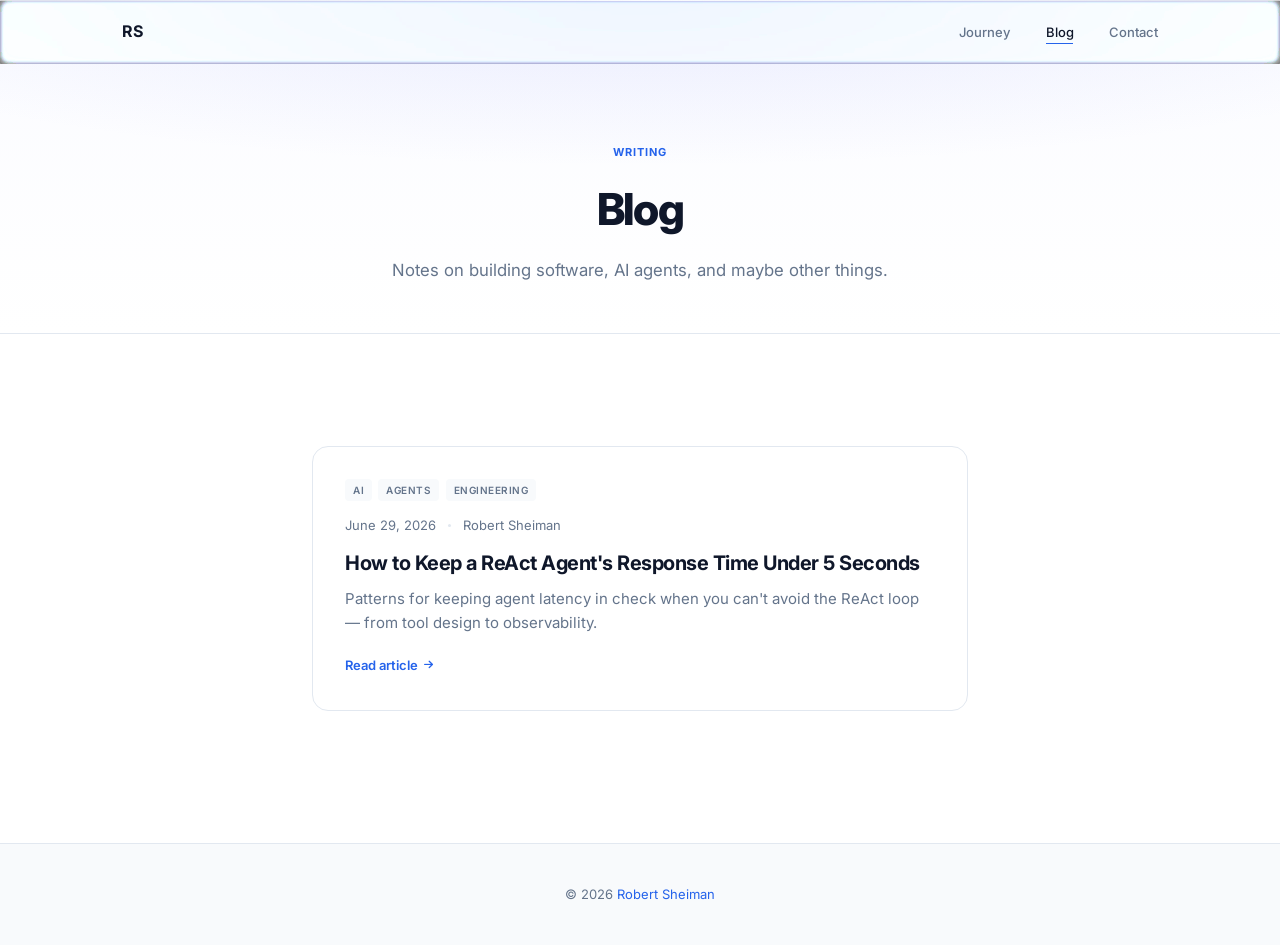
<file: blog/index.html>
<!DOCTYPE html>
<html lang="en">
<head>
  <meta charset="UTF-8">
  <meta name="viewport" content="width=device-width, initial-scale=1.0" />
  <title>Blog — Robert Sheiman</title>
  <meta name="description" content="Writing on software engineering, AI agents, and building products.">
  <link rel="icon" href="../favicon.ico" sizes="any">
  <link rel="icon" type="image/png" sizes="32x32" href="../favicon-32x32.png">
  <link rel="preconnect" href="https://fonts.googleapis.com">
  <link rel="preconnect" href="https://fonts.gstatic.com" crossorigin>
  <link href="https://fonts.googleapis.com/css2?family=Inter:wght@300;400;500;600;700;800&display=swap" rel="stylesheet">
  <link rel="stylesheet" href="https://cdnjs.cloudflare.com/ajax/libs/font-awesome/6.5.0/css/all.min.css">
  <link rel="stylesheet" href="../liquid-glass.css">
  <link rel="stylesheet" href="blog.css">
</head>
<body>

  <nav aria-label="Blog navigation">
    <div class="nav-glass" aria-hidden="true">
      <span class="nav-glass__specular" aria-hidden="true"></span>
    </div>
    <div class="nav-inner">
      <a href="../index.html" class="nav-logo">RS</a>
      <button class="nav-toggle" aria-label="Toggle navigation">
        <span></span><span></span><span></span>
      </button>
      <ul class="nav-links">
        <li><a href="../index.html#journey">Journey</a></li>
        <li><a href="index.html" class="active">Blog</a></li>
        <li><a href="../index.html#contact">Contact</a></li>
      </ul>
    </div>
  </nav>

  <header class="blog-hero">
    <div class="blog-hero-inner">
      <p class="blog-hero-label">Writing</p>
      <h1 class="blog-hero-title">Blog</h1>
      <p class="blog-hero-desc">Notes on building software, AI agents, and maybe other things.</p>
    </div>
  </header>

  <main class="blog-list" id="blog-list">
        <a class="blog-card" href="react-agent-latency.html">
          <div class="blog-tags"><span class="blog-tag">AI</span><span class="blog-tag">Agents</span><span class="blog-tag">Engineering</span></div>
          <div class="blog-card-meta">
            <span>June 29, 2026</span>
            <span class="dot"></span>
            <span>Robert Sheiman</span>
          </div>
          <h2 class="blog-card-title">How to Keep a ReAct Agent's Response Time Under 5 Seconds</h2>
          <p class="blog-card-excerpt">Patterns for keeping agent latency in check when you can't avoid the ReAct loop — from tool design to observability.</p>
          <span class="blog-card-read">Read article <i class="fa-solid fa-arrow-right"></i></span>
        </a>
  </main>

  <footer>
    <p>&copy; 2026 <a href="../index.html">Robert Sheiman</a></p>
  </footer>

  <script src="../liquid-glass.js"></script>
  <script src="blog.js"></script>
</body>
</html>
</file>
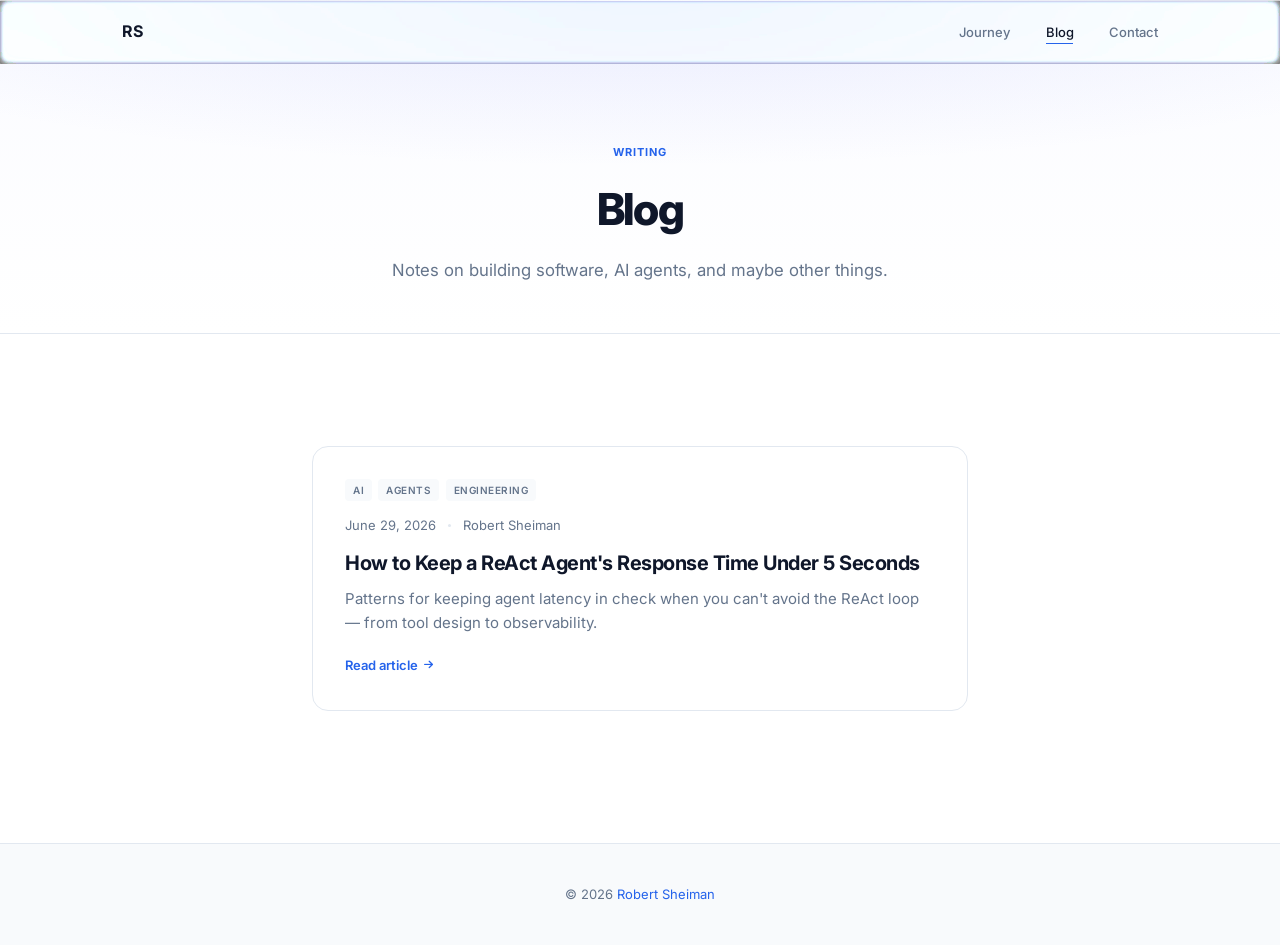
<file: blog/post.html>
<!DOCTYPE html>
<html lang="en">
<head>
  <meta charset="UTF-8">
  <meta name="viewport" content="width=device-width, initial-scale=1.0" />
  <title>Redirecting… — Robert Sheiman</title>
  <script>
    const slug = new URLSearchParams(location.search).get('p') || new URLSearchParams(location.search).get('slug');
    if (slug) {
      location.replace(slug + '.html');
    } else {
      location.replace('index.html');
    }
  </script>
</head>
<body>
  <p><a href="index.html">Go to blog</a></p>
</body>
</html>
</file>
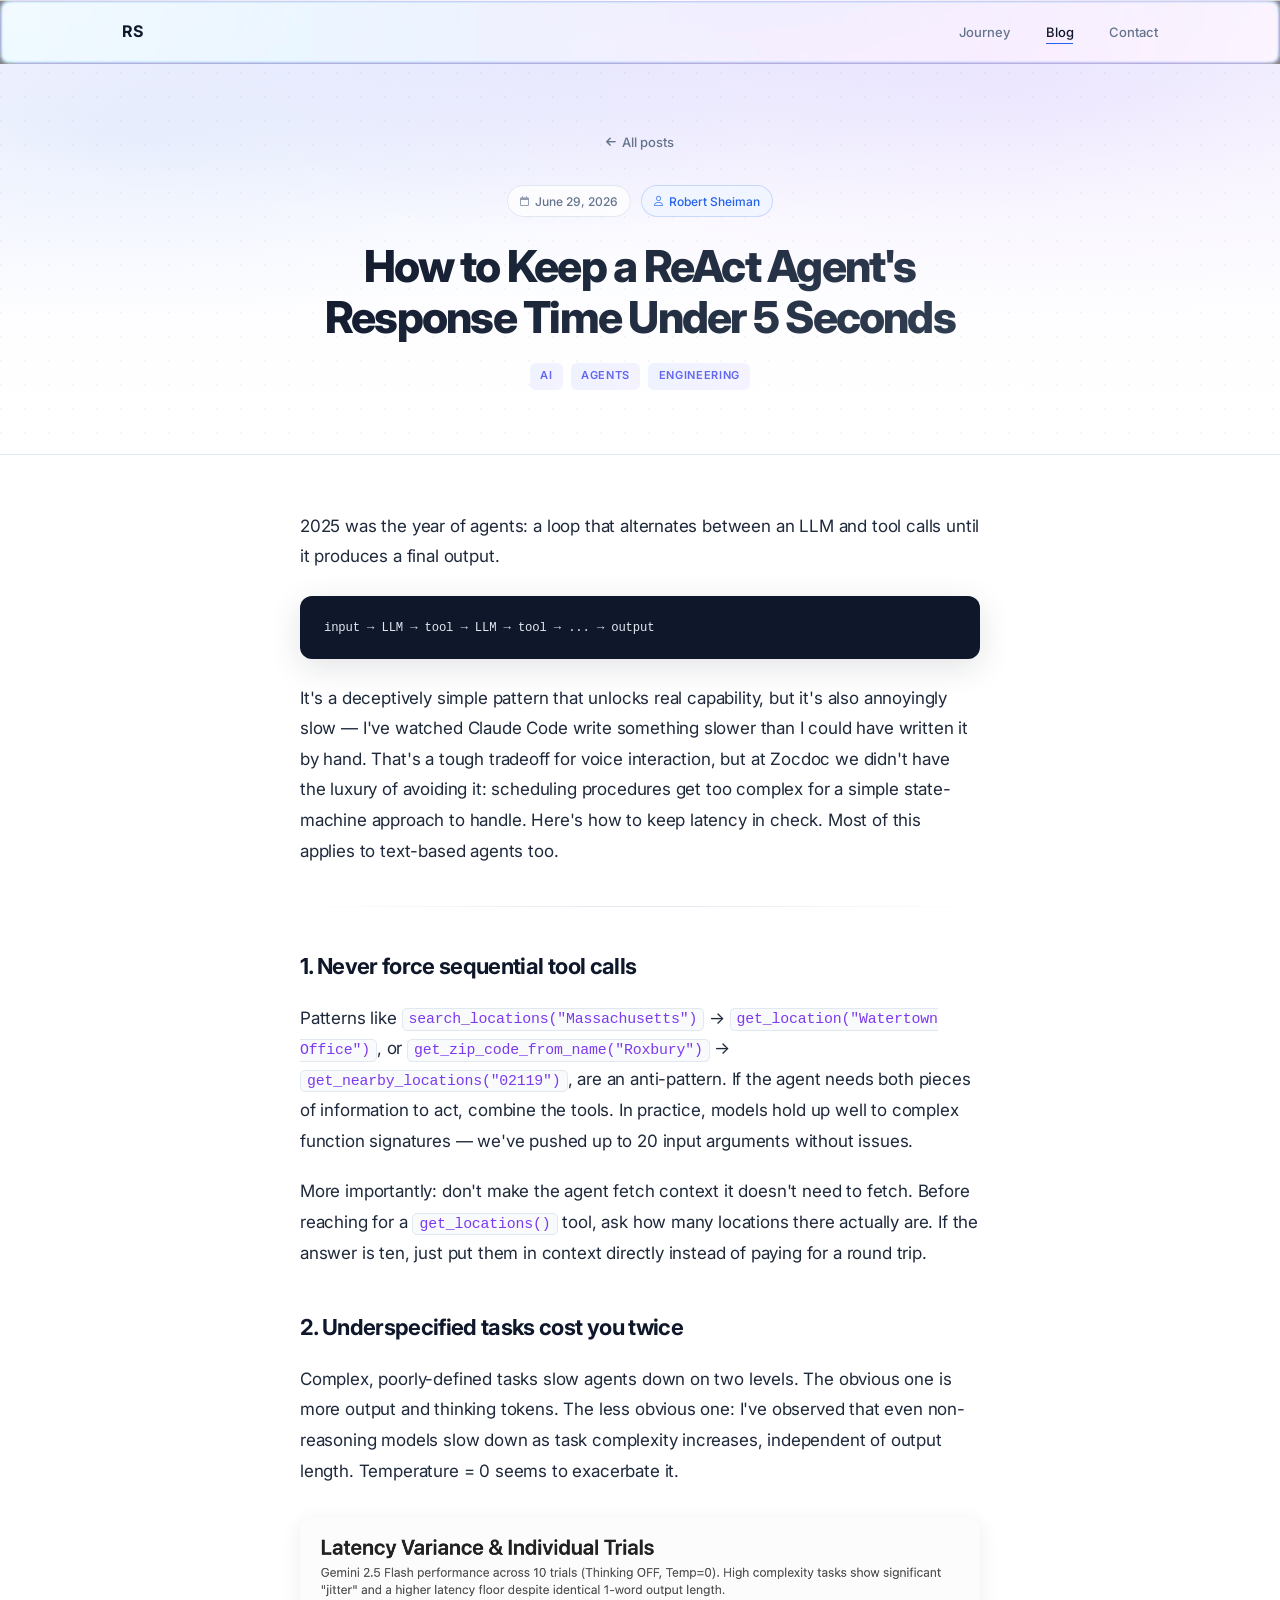
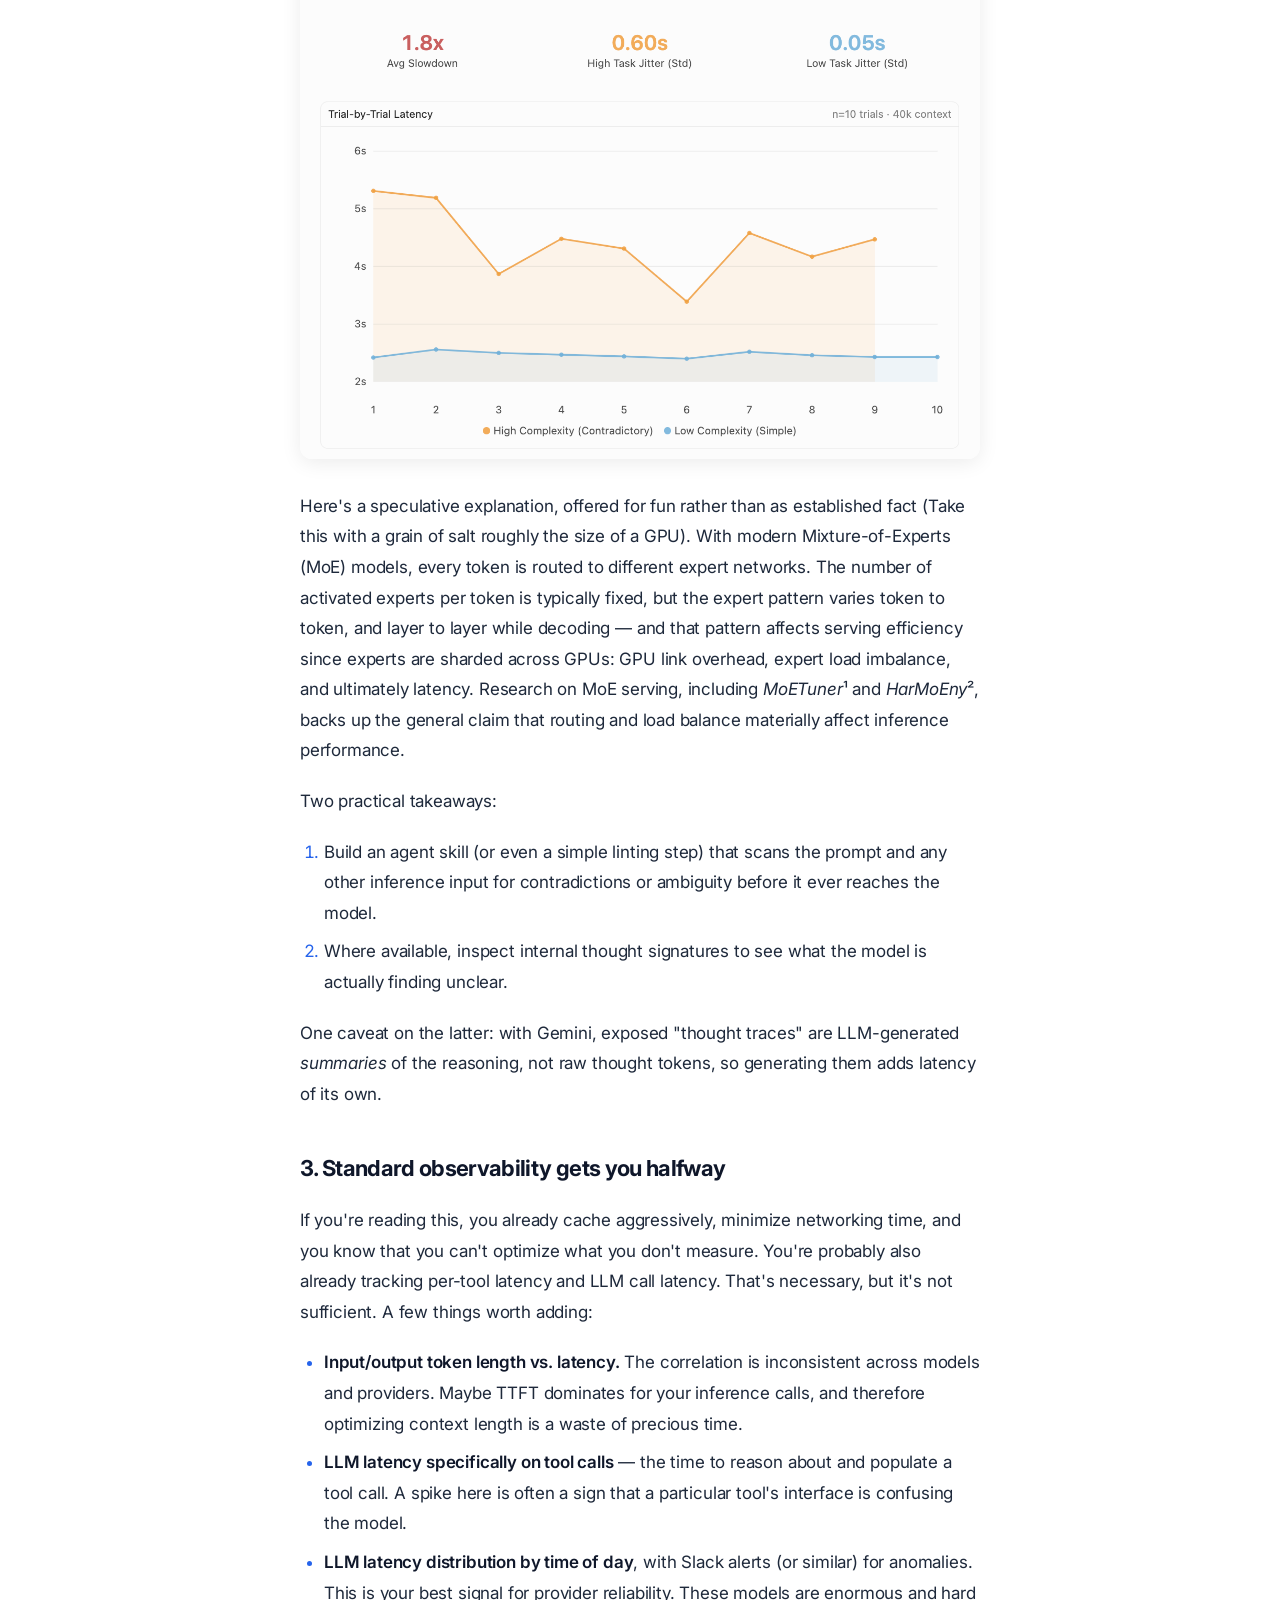
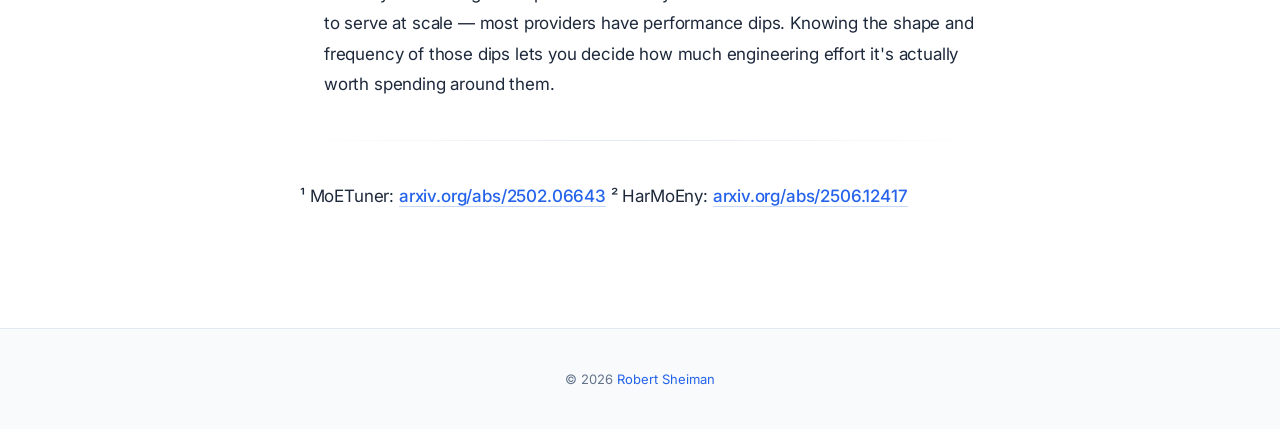
<file: blog/react-agent-latency.html>
<!DOCTYPE html>
<html lang="en">
<head>
  <meta charset="UTF-8">
  <meta name="viewport" content="width=device-width, initial-scale=1.0" />
  <title>How to Keep a ReAct Agent's Response Time Under 5 Seconds — Robert Sheiman</title>
  <meta name="description" content="Patterns for keeping agent latency in check when you can't avoid the ReAct loop — from tool design to observability.">
  <link rel="icon" href="../favicon.ico" sizes="any">
  <link rel="icon" type="image/png" sizes="32x32" href="../favicon-32x32.png">
  <link rel="preconnect" href="https://fonts.googleapis.com">
  <link rel="preconnect" href="https://fonts.gstatic.com" crossorigin>
  <link href="https://fonts.googleapis.com/css2?family=Inter:wght@300;400;500;600;700;800&display=swap" rel="stylesheet">
  <link rel="stylesheet" href="https://cdnjs.cloudflare.com/ajax/libs/font-awesome/6.5.0/css/all.min.css">
  <link rel="stylesheet" href="../liquid-glass.css">
  <link rel="stylesheet" href="blog.css">
</head>
<body>

  <nav aria-label="Blog navigation">
    <div class="nav-glass" aria-hidden="true">
      <span class="nav-glass__specular" aria-hidden="true"></span>
    </div>
    <div class="nav-inner">
      <a href="../index.html" class="nav-logo">RS</a>
      <button class="nav-toggle" aria-label="Toggle navigation">
        <span></span><span></span><span></span>
      </button>
      <ul class="nav-links">
        <li><a href="../index.html#journey">Journey</a></li>
        <li><a href="index.html" class="active">Blog</a></li>
        <li><a href="../index.html#contact">Contact</a></li>
      </ul>
    </div>
  </nav>

  <header class="post-hero">
    <div class="post-hero-inner">
      <a href="index.html" class="post-back"><i class="fa-solid fa-arrow-left"></i> All posts</a>
      <div class="post-meta">
        <span class="post-meta-pill"><i class="fa-regular fa-calendar"></i> June 29, 2026</span>
        <span class="post-meta-pill author"><i class="fa-regular fa-user"></i> Robert Sheiman</span>
      </div>
      <h1 class="post-title">How to Keep a ReAct Agent's Response Time Under 5 Seconds</h1>
      <div class="post-tags">
          <span class="post-tag">AI</span>
          <span class="post-tag">Agents</span>
          <span class="post-tag">Engineering</span>
      </div>
    </div>
  </header>
  <div class="post-body-wrap">
    <article class="post-body">
      <p>2025 was the year of agents: a loop that alternates between an LLM and tool calls until it produces a final output.</p>
<pre><code>input → LLM → tool → LLM → tool → ... → output
</code></pre>
<p>It&#39;s a deceptively simple pattern that unlocks real capability, but it&#39;s also annoyingly slow — I&#39;ve watched Claude Code write something slower than I could have written it by hand. That&#39;s a tough tradeoff for voice interaction, but at Zocdoc we didn&#39;t have the luxury of avoiding it: scheduling procedures get too complex for a simple state-machine approach to handle. Here&#39;s how to keep latency in check. Most of this applies to text-based agents too.</p>
<hr>
<h2>1. Never force sequential tool calls</h2>
<p>Patterns like <code>search_locations(&quot;Massachusetts&quot;)</code> → <code>get_location(&quot;Watertown Office&quot;)</code>, or <code>get_zip_code_from_name(&quot;Roxbury&quot;)</code> → <code>get_nearby_locations(&quot;02119&quot;)</code>, are an anti-pattern. If the agent needs both pieces of information to act, combine the tools. In practice, models hold up well to complex function signatures — we&#39;ve pushed up to 20 input arguments without issues.</p>
<p>More importantly: don&#39;t make the agent fetch context it doesn&#39;t need to fetch. Before reaching for a <code>get_locations()</code> tool, ask how many locations there actually are. If the answer is ten, just put them in context directly instead of paying for a round trip.</p>
<h2>2. Underspecified tasks cost you twice</h2>
<p>Complex, poorly-defined tasks slow agents down on two levels. The obvious one is more output and thinking tokens. The less obvious one: I&#39;ve observed that even non-reasoning models slow down as task complexity increases, independent of output length. Temperature = 0 seems to exacerbate it.</p>
<p><img src="images/latency.png" alt="Latency variance across task complexity trials"></p>
<p>Here&#39;s a speculative explanation, offered for fun rather than as established fact (Take this with a grain of salt roughly the size of a GPU). With modern Mixture-of-Experts (MoE) models, every token is routed to different expert networks. The number of activated experts per token is typically fixed, but the expert pattern varies token to token, and layer to layer while decoding — and that pattern affects serving efficiency since experts are sharded across GPUs: GPU link overhead, expert load imbalance, and ultimately latency. Research on MoE serving, including <em>MoETuner</em>¹ and <em>HarMoEny</em>², backs up the general claim that routing and load balance materially affect inference performance.</p>
<p>Two practical takeaways:</p>
<ol>
<li>Build an agent skill (or even a simple linting step) that scans the prompt and any other inference input for contradictions or ambiguity before it ever reaches the model.</li>
<li>Where available, inspect internal thought signatures to see what the model is actually finding unclear.</li>
</ol>
<p>One caveat on the latter: with Gemini, exposed &quot;thought traces&quot; are LLM-generated <em>summaries</em> of the reasoning, not raw thought tokens, so generating them adds latency of its own.</p>
<h2>3. Standard observability gets you halfway</h2>
<p>If you&#39;re reading this, you already cache aggressively, minimize networking time, and you know that you can&#39;t optimize what you don&#39;t measure. You&#39;re probably also already tracking per-tool latency and LLM call latency. That&#39;s necessary, but it&#39;s not sufficient. A few things worth adding:</p>
<ul>
<li><strong>Input/output token length vs. latency.</strong> The correlation is inconsistent across models and providers. Maybe TTFT dominates for your inference calls, and therefore optimizing context length is a waste of precious time.</li>
<li><strong>LLM latency specifically on tool calls</strong> — the time to reason about and populate a tool call. A spike here is often a sign that a particular tool&#39;s interface is confusing the model.</li>
<li><strong>LLM latency distribution by time of day</strong>, with Slack alerts (or similar) for anomalies. This is your best signal for provider reliability. These models are enormous and hard to serve at scale — most providers have performance dips. Knowing the shape and frequency of those dips lets you decide how much engineering effort it&#39;s actually worth spending around them.</li>
</ul>
<hr>
<p>¹ MoETuner: <a href="https://arxiv.org/abs/2502.06643">arxiv.org/abs/2502.06643</a>
² HarMoEny: <a href="https://arxiv.org/abs/2506.12417">arxiv.org/abs/2506.12417</a></p>

    </article>
  </div>

  <footer>
    <p>&copy; 2026 <a href="../index.html">Robert Sheiman</a></p>
  </footer>

  <script src="../liquid-glass.js"></script>
  <script src="blog.js"></script>
</body>
</html>
</file>
<file: liquid-glass.css>
/* Liquid glass nav — kube.io convex bezel + backdrop-filter */

nav {
  display: contents;
}

.nav-glass {
  position: fixed;
  top: 0;
  left: 0;
  right: 0;
  height: var(--nav-height);
  z-index: 1000;
  pointer-events: none;
  background: rgba(255, 255, 255, 0.42);
  backdrop-filter: blur(20px) saturate(180%);
  -webkit-backdrop-filter: blur(20px) saturate(180%);
  box-shadow: inset 0 1px 0 rgba(255, 255, 255, 0.6);
}

.nav-glass.liquid-glass--refract {
  background: rgba(255, 255, 255, 0.26);
  backdrop-filter: blur(4px) saturate(195%) brightness(1.03) url(#liquid-glass);
  -webkit-backdrop-filter: blur(20px) saturate(180%);
}

.nav-glass__specular {
  position: absolute;
  top: 0;
  left: 4%;
  right: 4%;
  height: 1px;
  background: linear-gradient(
    90deg,
    transparent,
    rgba(255, 255, 255, 0.4) 15%,
    rgba(255, 255, 255, 0.9) 50%,
    rgba(255, 255, 255, 0.4) 85%,
    transparent
  );
  pointer-events: none;
}

.nav-inner {
  position: fixed;
  top: 0;
  left: 50%;
  transform: translateX(-50%);
  z-index: 1001;
  width: 100%;
  max-width: 1100px;
  height: var(--nav-height);
  padding: 0 2rem;
  display: flex;
  align-items: center;
  justify-content: space-between;
  pointer-events: auto;
}

@media (prefers-reduced-transparency: reduce) {
  .nav-glass {
    background: rgba(255, 255, 255, 0.94);
    backdrop-filter: none;
    -webkit-backdrop-filter: none;
  }
  .nav-glass__specular { display: none; }
}

@media (max-width: 768px) {
  .nav-inner {
    left: 0;
    right: 0;
    transform: none;
    max-width: none;
  }

  .nav-links.open {
    position: fixed;
    top: var(--nav-height);
    left: 0;
    right: 0;
    z-index: 1001;
  }
}
</file>
<file: blog/blog.css>
:root {
  --bg: #ffffff;
  --bg-alt: #f8fafc;
  --text: #0f172a;
  --text-secondary: #64748b;
  --accent: #2563eb;
  --accent-hover: #1d4ed8;
  --border: #e2e8f0;
  --nav-height: 64px;
  --section-gap: 7rem;
}

*, *::before, *::after { margin: 0; padding: 0; box-sizing: border-box; }

body {
  font-family: 'Inter', -apple-system, BlinkMacSystemFont, 'Segoe UI', sans-serif;
  background: var(--bg);
  color: var(--text);
  -webkit-font-smoothing: antialiased;
  line-height: 1.6;
}

.nav-logo {
  font-weight: 700;
  font-size: 1rem;
  color: var(--text);
  text-decoration: none;
  letter-spacing: -0.02em;
}
.nav-links {
  display: flex;
  gap: 2.25rem;
  list-style: none;
}
.nav-links a {
  text-decoration: none;
  color: var(--text-secondary);
  font-size: 0.8125rem;
  font-weight: 500;
  transition: color 0.2s;
  letter-spacing: -0.005em;
  position: relative;
}
.nav-links a::after {
  content: '';
  position: absolute;
  bottom: -4px; left: 0;
  width: 0; height: 1.5px;
  background: var(--accent);
  transition: width 0.25s ease;
}
.nav-links a:hover { color: var(--text); }
.nav-links a:hover::after { width: 100%; }
.nav-links a.active { color: var(--text); }
.nav-links a.active::after { width: 100%; }

.nav-toggle {
  display: none;
  flex-direction: column;
  gap: 5px;
  background: none;
  border: none;
  cursor: pointer;
  padding: 4px;
}
.nav-toggle span {
  display: block;
  width: 20px;
  height: 1.5px;
  background: var(--text);
  border-radius: 2px;
}

/* ── BLOG INDEX ── */
.blog-hero {
  padding: calc(var(--nav-height) + 5rem) 2rem 3rem;
  text-align: center;
  background:
    radial-gradient(ellipse 70% 50% at 50% 0%, rgba(129, 140, 248, 0.14), transparent),
    linear-gradient(180deg, #fafbff, var(--bg));
  border-bottom: 1px solid var(--border);
}
.blog-hero-inner { max-width: 600px; margin: 0 auto; }
.blog-hero-label {
  font-size: 0.6875rem;
  font-weight: 700;
  text-transform: uppercase;
  letter-spacing: 0.1em;
  color: var(--accent);
  margin-bottom: 0.75rem;
}
.blog-hero-title {
  font-size: clamp(2rem, 4vw, 2.75rem);
  font-weight: 800;
  letter-spacing: -0.04em;
  margin-bottom: 0.75rem;
}
.blog-hero-desc {
  font-size: 1.05rem;
  color: var(--text-secondary);
  line-height: 1.7;
}

.blog-list {
  padding: var(--section-gap) 2rem;
  max-width: 720px;
  margin: 0 auto;
}
.blog-card {
  display: block;
  text-decoration: none;
  color: inherit;
  padding: 2rem;
  border: 1px solid var(--border);
  border-radius: 16px;
  background: var(--bg);
  margin-bottom: 1.25rem;
  transition: all 0.3s ease;
  position: relative;
  overflow: hidden;
}
.blog-card::before {
  content: '';
  position: absolute;
  top: 0; left: 0; right: 0;
  height: 3px;
  background: linear-gradient(90deg, #818cf8, #a78bfa, #c084fc);
  opacity: 0;
  transition: opacity 0.3s;
}
.blog-card:hover {
  transform: translateY(-3px);
  box-shadow: 0 16px 40px rgba(0,0,0,0.07);
  border-color: transparent;
}
.blog-card:hover::before { opacity: 1; }
.blog-card-meta {
  display: flex;
  align-items: center;
  gap: 0.75rem;
  margin-bottom: 0.875rem;
  font-size: 0.8125rem;
  color: var(--text-secondary);
}
.blog-card-meta .dot {
  width: 3px; height: 3px;
  border-radius: 50%;
  background: var(--border);
}
.blog-card-title {
  font-size: 1.25rem;
  font-weight: 700;
  letter-spacing: -0.025em;
  margin-bottom: 0.625rem;
  line-height: 1.35;
  transition: color 0.2s;
}
.blog-card:hover .blog-card-title { color: var(--accent); }
.blog-card-excerpt {
  font-size: 0.9375rem;
  color: var(--text-secondary);
  line-height: 1.65;
  margin-bottom: 1rem;
}
.blog-card-read {
  display: inline-flex;
  align-items: center;
  gap: 0.4rem;
  font-size: 0.8125rem;
  font-weight: 600;
  color: var(--accent);
}
.blog-card-read i {
  font-size: 0.65rem;
  transition: transform 0.2s;
}
.blog-card:hover .blog-card-read i { transform: translateX(3px); }

.blog-tags {
  display: flex;
  flex-wrap: wrap;
  gap: 0.4rem;
  margin-bottom: 0.875rem;
}
.blog-tag {
  font-size: 0.625rem;
  font-weight: 600;
  text-transform: uppercase;
  letter-spacing: 0.05em;
  padding: 0.2rem 0.5rem;
  border-radius: 4px;
  background: var(--bg-alt);
  color: var(--text-secondary);
}

/* ── POST PAGE ── */
.post-hero {
  padding: calc(var(--nav-height) + 4rem) 2rem 4rem;
  text-align: center;
  position: relative;
  overflow: hidden;
  background:
    radial-gradient(ellipse 80% 60% at 50% -10%, rgba(129, 140, 248, 0.18), transparent),
    radial-gradient(ellipse 60% 50% at 80% 20%, rgba(192, 132, 252, 0.12), transparent),
    radial-gradient(ellipse 50% 40% at 10% 30%, rgba(37, 99, 235, 0.08), transparent),
    linear-gradient(180deg, #fafbff 0%, var(--bg) 100%);
  border-bottom: 1px solid var(--border);
}
.post-hero::before {
  content: '';
  position: absolute;
  inset: 0;
  background-image: radial-gradient(circle at 1px 1px, rgba(15, 23, 42, 0.04) 1px, transparent 0);
  background-size: 24px 24px;
  pointer-events: none;
}
.post-hero-inner {
  position: relative;
  max-width: 720px;
  margin: 0 auto;
}
.post-back {
  display: inline-flex;
  align-items: center;
  gap: 0.4rem;
  font-size: 0.8125rem;
  font-weight: 500;
  color: var(--text-secondary);
  text-decoration: none;
  margin-bottom: 2rem;
  transition: color 0.2s;
}
.post-back:hover { color: var(--accent); }
.post-back i { font-size: 0.7rem; }

.post-meta {
  display: flex;
  align-items: center;
  justify-content: center;
  flex-wrap: wrap;
  gap: 0.625rem;
  margin-bottom: 1.5rem;
}
.post-meta-pill {
  display: inline-flex;
  align-items: center;
  gap: 0.35rem;
  padding: 0.35rem 0.75rem;
  background: rgba(255,255,255,0.7);
  border: 1px solid var(--border);
  border-radius: 999px;
  font-size: 0.75rem;
  font-weight: 500;
  color: var(--text-secondary);
  backdrop-filter: blur(8px);
}
.post-meta-pill i { font-size: 0.65rem; opacity: 0.7; }
.post-meta-pill.author { color: var(--accent); border-color: rgba(37, 99, 235, 0.2); background: rgba(239, 246, 255, 0.8); }

.post-title {
  font-size: clamp(1.875rem, 4.5vw, 2.75rem);
  font-weight: 800;
  letter-spacing: -0.04em;
  line-height: 1.15;
  margin-bottom: 1.25rem;
  background: linear-gradient(135deg, var(--text) 0%, #334155 100%);
  -webkit-background-clip: text;
  -webkit-text-fill-color: transparent;
  background-clip: text;
}

.post-tags {
  display: flex;
  justify-content: center;
  flex-wrap: wrap;
  gap: 0.5rem;
}
.post-tag {
  font-size: 0.6875rem;
  font-weight: 600;
  text-transform: uppercase;
  letter-spacing: 0.06em;
  padding: 0.3rem 0.65rem;
  border-radius: 6px;
  background: linear-gradient(135deg, #eef2ff, #f5f3ff);
  color: #6366f1;
}

.post-body-wrap {
  padding: 3.5rem 2rem 6rem;
}
.post-body {
  max-width: 680px;
  margin: 0 auto;
  font-size: 1.0625rem;
  line-height: 1.8;
  letter-spacing: -0.01em;
  color: #1e293b;
}
.post-body h1 { display: none; }
.post-body h2 {
  font-size: 1.375rem;
  font-weight: 700;
  letter-spacing: -0.03em;
  margin: 2.5rem 0 1rem;
  color: var(--text);
}
.post-body h3 {
  font-size: 1.125rem;
  font-weight: 650;
  margin: 2rem 0 0.75rem;
  color: var(--text);
}
.post-body p { margin-bottom: 1.25rem; }
.post-body a {
  color: var(--accent);
  text-decoration: none;
  font-weight: 500;
  border-bottom: 1px solid rgba(37, 99, 235, 0.25);
  transition: border-color 0.2s;
}
.post-body a:hover { border-color: var(--accent); }
.post-body strong { font-weight: 600; color: var(--text); }
.post-body em { font-style: italic; }
.post-body ul, .post-body ol {
  margin: 0 0 1.25rem 1.5rem;
}
.post-body li { margin-bottom: 0.5rem; }
.post-body li::marker { color: var(--accent); }
.post-body hr {
  border: none;
  height: 1px;
  background: linear-gradient(90deg, transparent, var(--border), transparent);
  margin: 2.5rem 0;
}
.post-body pre {
  background: #0f172a;
  color: #e2e8f0;
  padding: 1.25rem 1.5rem;
  border-radius: 12px;
  overflow-x: auto;
  margin: 1.5rem 0;
  font-size: 0.875rem;
  line-height: 1.6;
  box-shadow: 0 8px 32px rgba(15, 23, 42, 0.12);
}
.post-body code {
  font-family: 'SF Mono', 'Fira Code', 'Consolas', monospace;
  font-size: 0.875em;
}
.post-body :not(pre) > code {
  background: var(--bg-alt);
  padding: 0.15em 0.4em;
  border-radius: 5px;
  border: 1px solid var(--border);
  color: #7c3aed;
}
.post-body blockquote {
  border-left: 3px solid var(--accent);
  padding: 0.5rem 0 0.5rem 1.25rem;
  margin: 1.5rem 0;
  color: var(--text-secondary);
  font-style: italic;
}

.post-body img {
  max-width: 100%;
  height: auto;
  border-radius: 12px;
  margin: 2rem auto;
  display: block;
  box-shadow: 0 4px 20px rgba(0,0,0,0.08);
}

footer {
  padding: 2.5rem 2rem;
  text-align: center;
  border-top: 1px solid var(--border);
  background: var(--bg-alt);
  font-size: 0.8125rem;
  color: var(--text-secondary);
}
footer a { color: var(--accent); text-decoration: none; }

@media (max-width: 768px) {
  .nav-toggle { display: flex; }
  .nav-links {
    display: none;
    position: fixed;
    top: var(--nav-height);
    left: 0; right: 0;
    flex-direction: column;
    gap: 0;
    background: rgba(255, 255, 255, 0.72);
    backdrop-filter: blur(20px) saturate(180%);
    -webkit-backdrop-filter: blur(20px) saturate(180%);
    border-bottom: 1px solid rgba(255, 255, 255, 0.55);
    padding: 0.75rem 0;
    box-shadow: 0 12px 32px rgba(15, 23, 42, 0.06);
  }
  .nav-links.open { display: flex; }
  .nav-links li { width: 100%; }
  .nav-links a {
    display: block;
    padding: 0.875rem 2rem;
    font-size: 0.9375rem;
  }
  .post-hero { padding-top: calc(var(--nav-height) + 2.5rem); }
}
</file>
